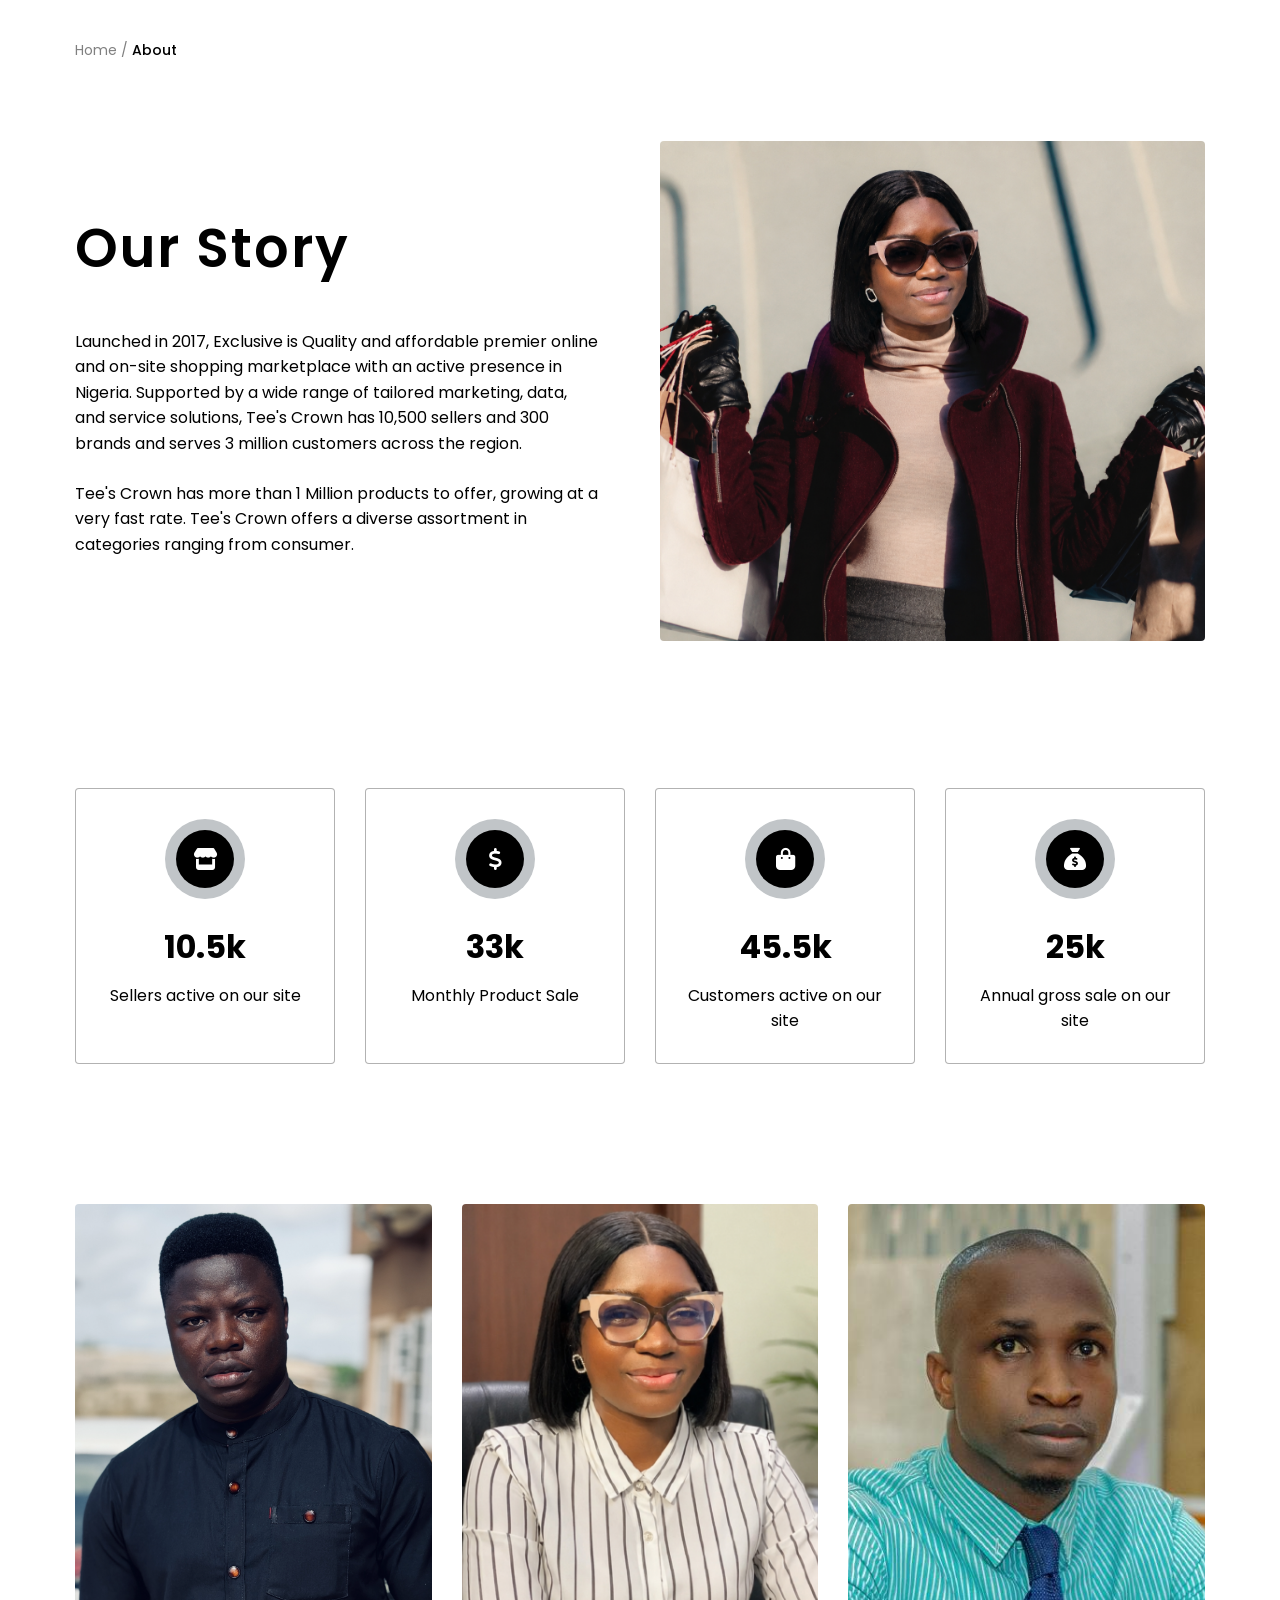
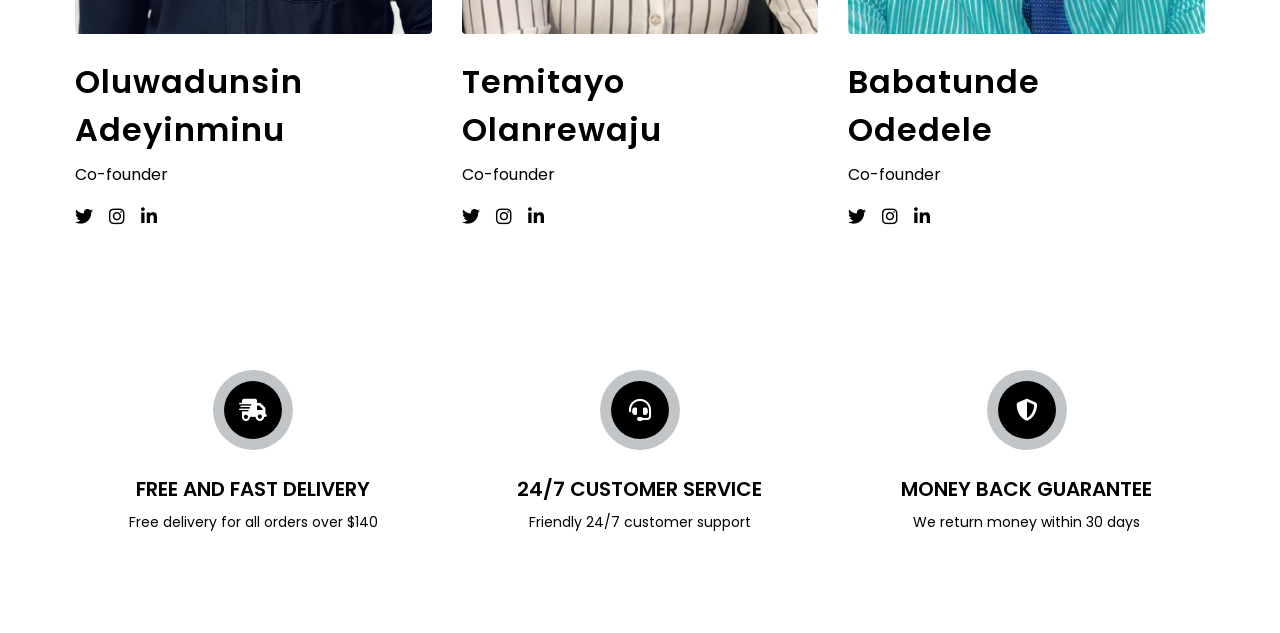
<file: about.html>
<!DOCTYPE html>
<html lang="en">

<head>
  <meta charset="UTF-8">
  <meta name="viewport" content="width=device-width, initial-scale=1.0">
  <title>About Us - Exclusive</title>
  <link rel="stylesheet" href="wishandabout.css">
  <link rel="stylesheet" href="https://cdnjs.cloudflare.com/ajax/libs/font-awesome/6.4.0/css/all.min.css">
</head>

<body>

  <div class="container">
    <nav class="breadcrumb">
      <a href="index.html">Home</a> / <span>About</span>
    </nav>

    <section class="story-section">
      <div class="story-content">
        <h1>Our Story</h1>
        <p>
          Launched in 2017, Exclusive is Quality and affordable premier online and on-site
          shopping marketplace with an active presence in Nigeria. Supported
          by a wide range of tailored marketing, data, and service solutions,
          Tee's Crown has 10,500 sellers and 300 brands and serves 3
          million customers across the region.
        </p>
        <p>
          Tee's Crown has more than 1 Million products to offer, growing at a
          very fast rate. Tee's Crown offers a diverse assortment in categories
          ranging from consumer.
        </p>
      </div>
      <div class="story-image">
        <img src="Images\DB59B5F2-E3BA-4A04-A48A-94F8B6CB1814.png">
      </div>
    </section>

    <section class="stats-section">
      <div class="stat-card">
        <div class="icon-wrapper">
          <div class="icon-inner">
            <i class="fa-solid fa-store"></i>
          </div>
        </div>
        <h2>10.5k</h2>
        <p>Sellers active on our site</p>
      </div>

      <div class="stat-card">
        <div class="icon-wrapper">
          <div class="icon-inner">
            <i class="fa-solid fa-dollar-sign"></i>
          </div>
        </div>
        <h2>33k</h2>
        <p>Monthly Product Sale</p>
      </div>

      <div class="stat-card">
        <div class="icon-wrapper">
          <div class="icon-inner">
            <i class="fa-solid fa-bag-shopping"></i>
          </div>
        </div>
        <h2>45.5k</h2>
        <p>Customers active on our site</p>
      </div>

      <div class="stat-card">
        <div class="icon-wrapper">
          <div class="icon-inner">
            <i class="fa-solid fa-sack-dollar"></i>
          </div>
        </div>
        <h2>25k</h2>
        <p>Annual gross sale on our site</p>
      </div>
    </section>

    <section class="team-section">
      <div class="team-grid">
        <div class="team-card">
          <div class="team-img-wrapper">
            <img src="Images\IMG_2242.PNG">
          </div>
          <h3>Oluwadunsin Adeyinminu</h3>
          <p class="role">Co-founder</p>
          <div class="social-links">
            <a href="#"><i class="fa-brands fa-twitter"></i></a>
            <a href="#"><i class="fa-brands fa-instagram"></i></a>
            <a href="#"><i class="fa-brands fa-linkedin-in"></i></a>
          </div>
        </div>

        <div class="team-card">
          <div class="team-img-wrapper">
            <img src="Images\TeeCrown.png">
          </div>
          <h3>Temitayo Olanrewaju</h3>
          <p class="role">Co-founder</p>
          <div class="social-links">
            <a href="#"><i class="fa-brands fa-twitter"></i></a>
            <a href="#"><i class="fa-brands fa-instagram"></i></a>
            <a href="#"><i class="fa-brands fa-linkedin-in"></i></a>
          </div>
        </div>

        <div class="team-card">
          <div class="team-img-wrapper">
            <img src="Images\Registrar.jpg">
          </div>
          <h3>Babatunde <br> Odedele</h3>
          <p class="role">Co-founder</p>
          <div class="social-links">
            <a href="#"><i class="fa-brands fa-twitter"></i></a>
            <a href="#"><i class="fa-brands fa-instagram"></i></a>
            <a href="#"><i class="fa-brands fa-linkedin-in"></i></a>
          </div>
        </div>
      </div>

      <!-- <div class="dots-navigation">
        <span class="dot"></span>
        <span class="dot"></span>
        <span class="dot active"></span>
        <span class="dot"></span>
        <span class="dot"></span>
      </div> -->
    </section>

    <section class="features-section">
      <div class="feature-card">
        <div class="icon-wrapper">
          <div class="icon-inner">
            <i class="fa-solid fa-truck-fast"></i>
          </div>
        </div>
        <h3>FREE AND FAST DELIVERY</h3>
        <p>Free delivery for all orders over $140</p>
      </div>

      <div class="feature-card">
        <div class="icon-wrapper">
          <div class="icon-inner">
            <i class="fa-solid fa-headset"></i>
          </div>
        </div>
        <h3>24/7 CUSTOMER SERVICE</h3>
        <p>Friendly 24/7 customer support</p>
      </div>

      <div class="feature-card">
        <div class="icon-wrapper">
          <div class="icon-inner">
            <i class="fa-solid fa-shield-halved"></i>
          </div>
        </div>
        <h3>MONEY BACK GUARANTEE</h3>
        <p>We return money within 30 days</p>
      </div>
    </section>
  </div>

</body>

</html>
</file>
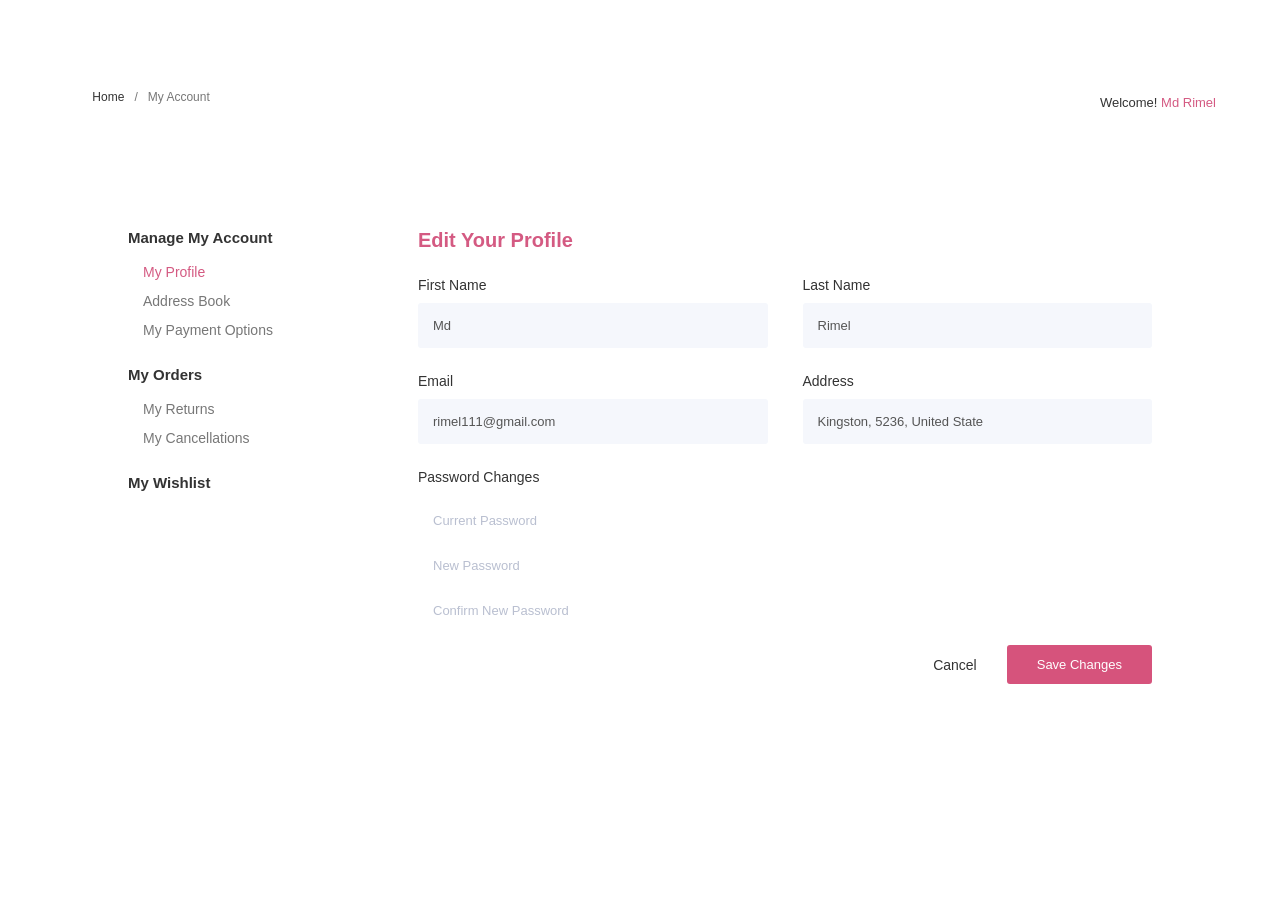
<file: account.html>
<!DOCTYPE html>
<html lang="en">

<head>
    <meta charset="UTF-8">
    <meta name="viewport" content="width=device-width, initial-scale=1.0">

    <title>My Account</title>

    <!-- Link to CSS -->
    <link rel="stylesheet" href="cart.css">
</head>

<body>

    <!-- =========================
         TOP SECTION
    ========================== -->

    <header class="top">

        <!-- Breadcrumb -->
        <div class="breadcrumb">
            <span>Home</span>
            <span>/</span>
            <span>My Account</span>
        </div>

        <!-- Welcome text -->
        <div class="welcome">
            Welcome! <span>Md Rimel</span>
        </div>

    </header>


    <!-- =========================
         MAIN ACCOUNT SECTION
    ========================== -->

    <main class="account-container">


        <!-- =========================
             LEFT SIDEBAR
        ========================== -->

        <aside class="sidebar">

            <h3>Manage My Account</h3>

            <a href="#" class="active">My Profile</a>
            <a href="#">Address Book</a>
            <a href="#">My Payment Options</a>


            <h3 class="orders-title">My Orders</h3>

            <a href="#">My Returns</a>
            <a href="#">My Cancellations</a>


            <h3 class="wishlist-title">My Wishlist</h3>

        </aside>



        <!-- =========================
             RIGHT PROFILE SECTION
        ========================== -->

        <section class="profile">

            <h2>Edit Your Profile</h2>


            <!-- First Row -->
            <div class="form-row">

                <div class="form-group">

                    <label>First Name</label>

                    <input type="text" value="Md">

                </div>


                <div class="form-group">

                    <label>Last Name</label>

                    <input type="text" value="Rimel">

                </div>

            </div>



            <!-- Second Row -->
            <div class="form-row">

                <div class="form-group">

                    <label>Email</label>

                    <input type="email" value="rimel111@gmail.com">

                </div>


                <div class="form-group">

                    <label>Address</label>

                    <input type="text" value="Kingston, 5236, United State">

                </div>

            </div>



            <!-- Password Section -->

            <div class="password-section">

                <label>Password Changes</label>

                <input type="password" placeholder="Current Password">

                <input type="password" placeholder="New Password">

                <input type="password" placeholder="Confirm New Password">

            </div>



            <!-- Buttons -->

            <div class="buttons">

                <button class="cancel">
                    Cancel
                </button>

                <button class="save">
                    Save Changes
                </button>

            </div>

        </section>

    </main>

</body>

</html>
</file>
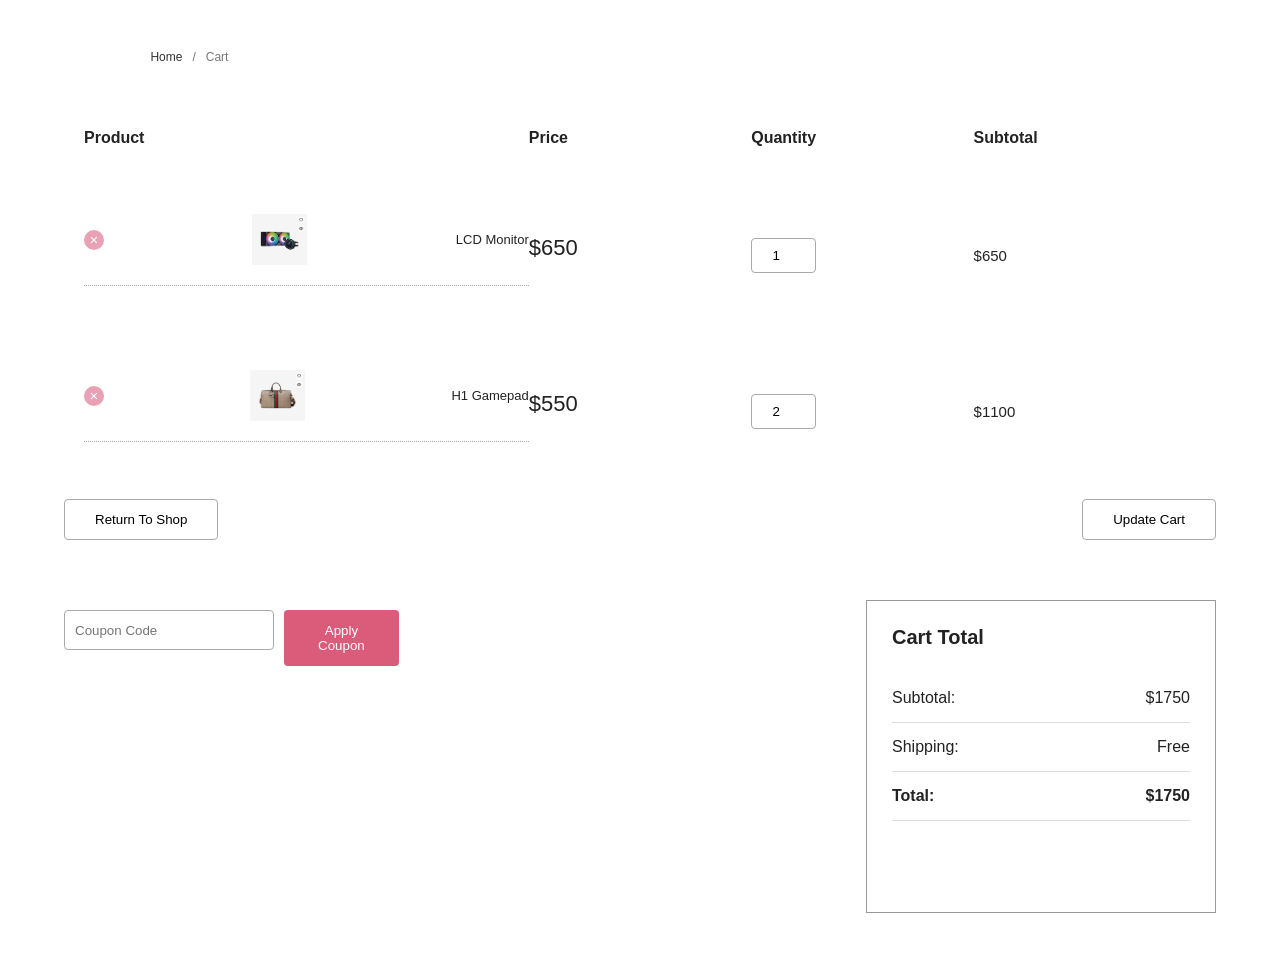
<file: cart.html>
<!DOCTYPE html>
<html lang="en">

<head>
    <meta charset="UTF-8">
    <meta name="viewport" content="width=device-width, initial-scale=1.0">
    <link rel="stylesheet" href="cart.css">
    <title>Cart</title>
</head>

<body>
    <div class="container">
        <div class="breadcrumb">
            <span>Home</span>
            <span>/</span>
            <span>Cart</span>
        </div>

        <div class="cart">
            <div class="cart-header">
                <div>Product</div>
                <div>Price</div>
                <div>Quantity</div>
                <div>Subtotal</div>
            </div>

            <div class="cart-item">
                <div class="product">
                    <button class="remove">×</button>
                    <img src="Images\Cartspeaker.png">
                    <span>LCD Monitor</span>
                </div>
                <div class="price">$650</div>
                <div>
                    <input type="number" value="1" min="1">
                </div>
                <div class="subtotal">$650</div>
            </div>
            <div class="cart-item">
                <div class="product">
                    <button class="remove">×</button>
                    <img src="Images\Cartbag.png">
                    <span>H1 Gamepad</span>
                </div>
                <div class="price">$550</div>
                <div>
                    <input type="number" value="2" min="1">
                </div>
                <div class="subtotal">$1100</div>
            </div>
            <div class="cart-buttons">
                <button class="return-btn">
                    Return To Shop
                </button>
                <button class="update-btn">
                    Update Cart
                </button>
            </div>
            <div class="bottom-section">
                <div class="coupon">
                    <input type="text" placeholder="Coupon Code">
                    <button>
                        Apply Coupon
                    </button>
                </div>
                <div class="cart-total">
                    <h2>Cart Total</h2>
                    <div class="total-row">
                        <span>Subtotal:</span>
                        <span>$1750</span>
                    </div>
                    <div class="total-row">
                        <span>Shipping:</span>
                        <span>Free</span>
                    </div>
                    <div class="total-row total">
                        <span>Total:</span>
                        <span>$1750</span>
                    </div>
                    <button class="checkout">
                        Proceed to checkout
                    </button>
                </div>

            </div>

        </div>

    </div>

</body>

</html>
</body>

</html>
</file>
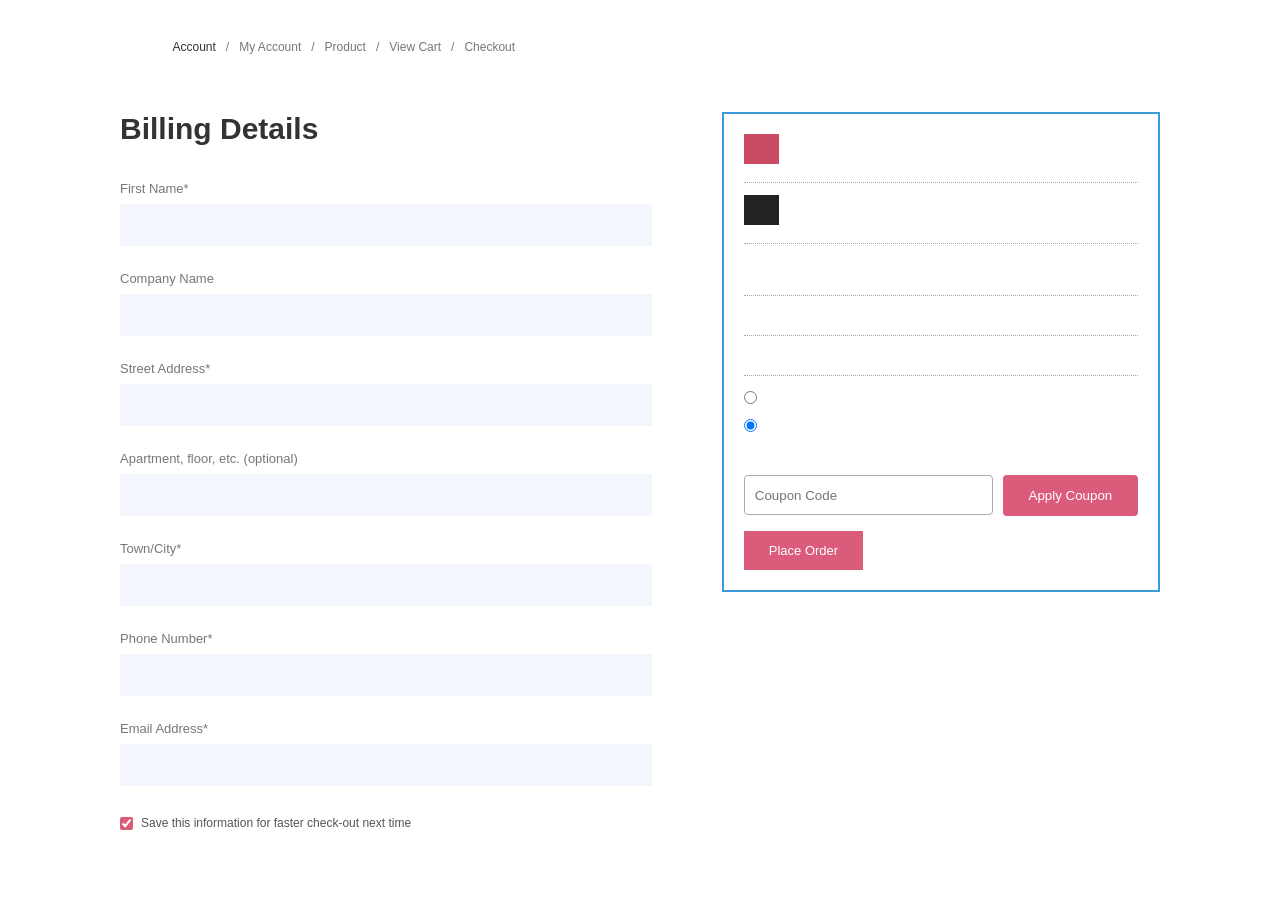
<file: checkout.html>
<!DOCTYPE html>
<html lang="en">

<head>
    <meta charset="UTF-8">
    <meta name="viewport" content="width=device-width, initial-scale=1.0">
    <title>Checkout Page</title>
    <link rel="stylesheet" href="cart.css">
</head>

<body>
    <div class="checkout-container">
        <!-- Breadcrumb -->
        <div class="breadcrumb">
            <span>Account</span>
            <span>/</span>
            <span>My Account</span>
            <span>/</span>
            <span>Product</span>
            <span>/</span>
            <span>View Cart</span>
            <span>/</span>
            <span>Checkout</span>
        </div>


        <!-- Main Checkout Area -->
        <div class="checkout">

            <!-- LEFT SIDE -->
            <div class="billing">

                <h1>Billing Details</h1>

                <form>

                    <label>First Name*</label>
                    <input type="text">


                    <label>Company Name</label>
                    <input type="text">


                    <label>Street Address*</label>
                    <input type="text">


                    <label>Apartment, floor, etc. (optional)</label>
                    <input type="text">


                    <label>Town/City*</label>
                    <input type="text">


                    <label>Phone Number*</label>
                    <input type="text">


                    <label>Email Address*</label>
                    <input type="email">


                    <div class="save-info">
                        <input type="checkbox" checked>
                        <span>Save this information for faster check-out next time</span>
                    </div>

                </form>

            </div>


            <!-- RIGHT SIDE -->
            <div class="order-box">

                <!-- Product 1 -->
                <div class="product">
                    <div class="product-left">
                        <div class="product-image red"></div>
                        <span>LCD Monitor</span>
                    </div>

                    <span>$650</span>
                </div>


                <!-- Product 2 -->
                <div class="product">
                    <div class="product-left">
                        <div class="product-image black"></div>
                        <span>H1 Gamepad</span>
                    </div>

                    <span>$1100</span>
                </div>


                <!-- Subtotal -->
                <div class="price-row">
                    <span>Subtotal:</span>
                    <span>$1750</span>
                </div>


                <!-- Shipping -->
                <div class="price-row">
                    <span>Shipping:</span>
                    <span>Free</span>
                </div>


                <!-- Total -->
                <div class="price-row total">
                    <span>Total:</span>
                    <span>$1750</span>
                </div>


                <!-- Payment -->
                <div class="payment">

                    <label>
                        <input type="radio" name="payment">
                        Bank
                    </label>

                    <div class="cards">
                        <span>VISA</span>
                        <span>MC</span>
                        <span>○</span>
                    </div>

                    <label>
                        <input type="radio" name="payment" checked>
                        Cash on delivery
                    </label>

                </div>


                <!-- Coupon -->
                <div class="coupon">

                    <input type="text" placeholder="Coupon Code">

                    <button type="button">
                        Apply Coupon
                    </button>

                </div>


                <!-- Place Order -->
                <button class="place-order">
                    Place Order
                </button>

            </div>

        </div>

    </div>
</body>

</html>
</file>
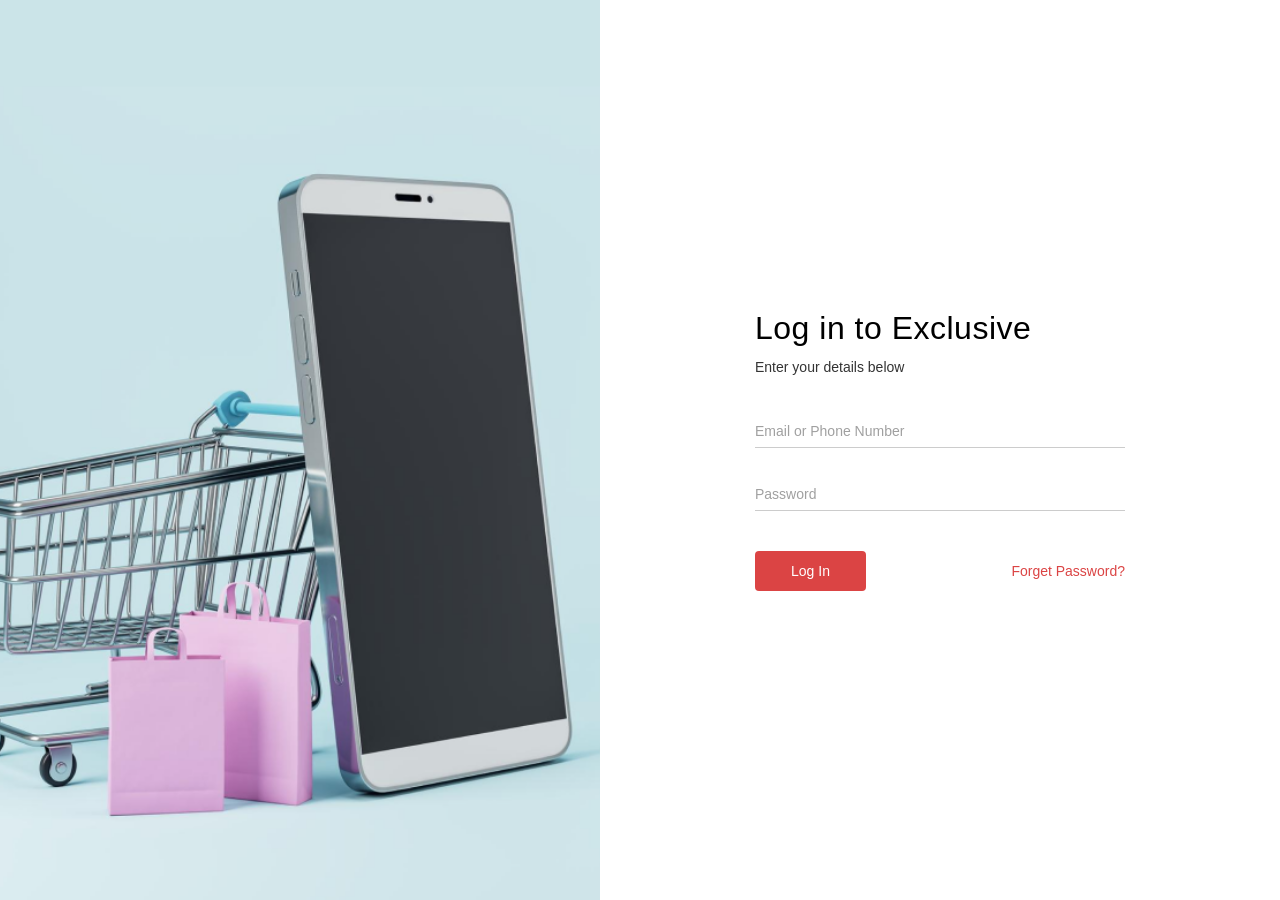
<file: login.html>
<!DOCTYPE html>
<html lang="en">
<head>
    <meta charset="UTF-8">
    <meta name="viewport" content="width=device-width, initial-scale=1.0">
    <link rel="stylesheet" href="auth.css">
    <title>BLiscoCommerce - Login</title>
</head>
<body>

    <div class="container">
        <div class="banner-section">
        <img src="Images\Imagephonecart.png"/>
        </div>

        <div class="form-section">
            <div class="login-box">
                <h1>Log in to Exclusive</h1>
                <p>Enter your details below</p>

                <form action="#" method="POST">
                    <div class="input-group">
                        <input type="text" placeholder="Email or Phone Number" required />
                    </div>

                    <div class="input-group">
                        <input type="password" placeholder="Password" required />
                    </div>

                    <div class="form-actions">
                        <button type="submit" class="btn-submit">Log In</button>
                        <a href="#" class="forgot-password">Forget Password?</a>
                    </div>
                </form>
            </div>
        </div>
    </div>

</body>
</html>
</file>
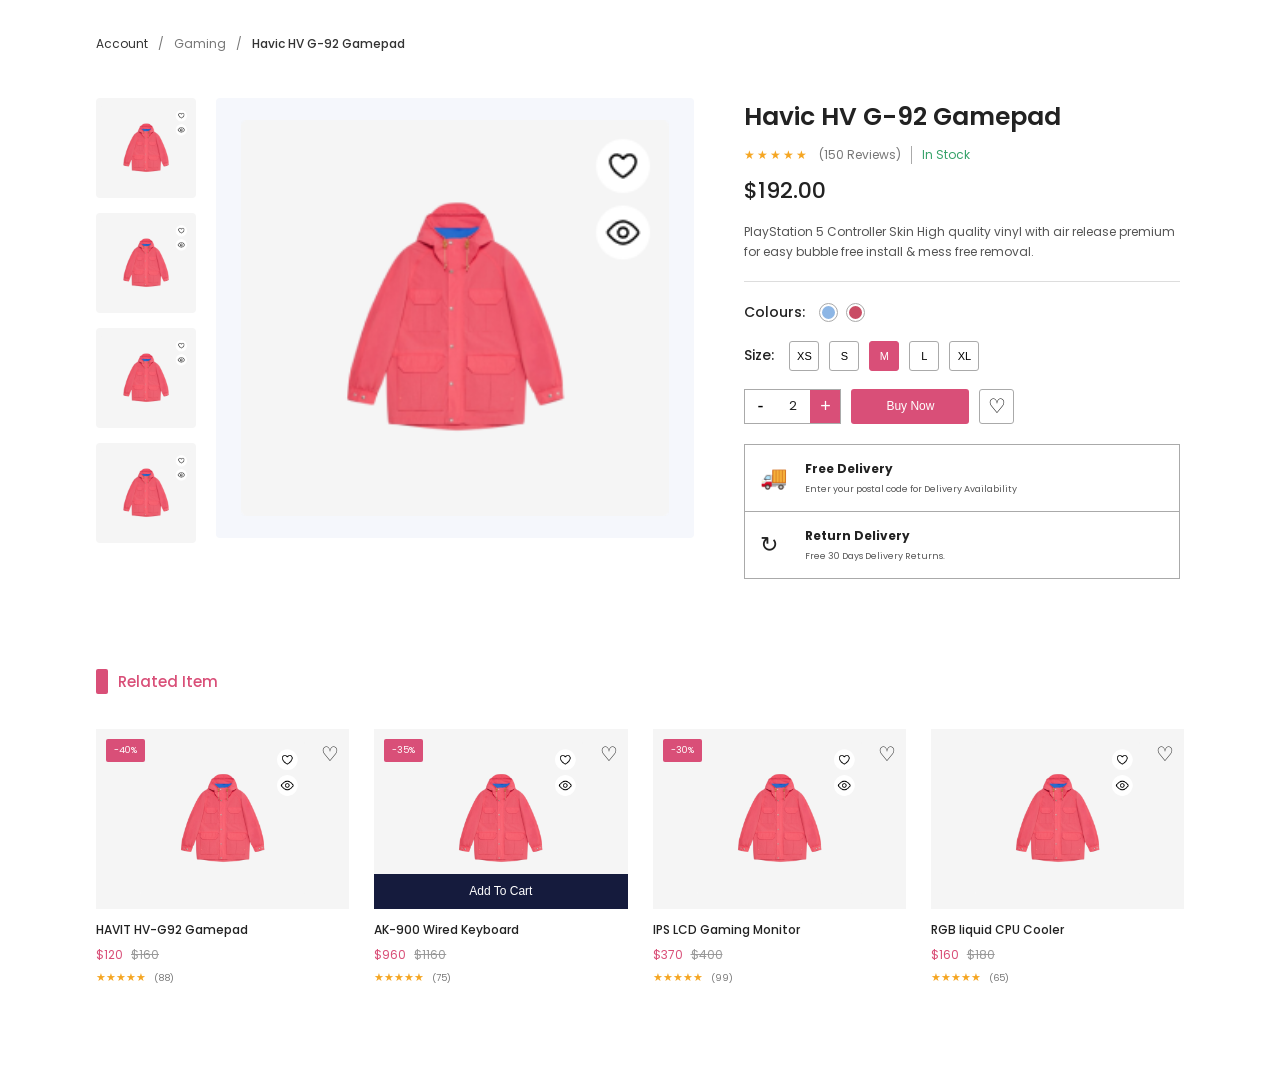
<file: product.html>
<!DOCTYPE html>
<html lang="en">

<head>
    <meta charset="UTF-8">

    <!-- Makes the website responsive on phones -->
    <meta name="viewport" content="width=device-width, initial-scale=1.0">

    <title>Product Details</title>

    <!-- Google Font -->
    <link rel="preconnect" href="https://fonts.googleapis.com">
    <link rel="preconnect" href="https://fonts.gstatic.com" crossorigin>
    <link href="https://fonts.googleapis.com/css2?family=Poppins:wght@400;500;600;700&display=swap" rel="stylesheet">

    <!-- CSS -->
    <link rel="stylesheet" href="cart.css">
</head>


<body>


    <!-- =========================
         BREADCRUMB
    ========================== -->

    <div class="breadcrumb">

        <span>Account</span>

        <span>/</span>

        <span>Gaming</span>

        <span>/</span>

        <strong>Havic HV G-92 Gamepad</strong>

    </div>



    <!-- =========================
         PRODUCT SECTION
    ========================== -->

    <section class="product-section">


        <!-- =========================
             LEFT SIDE
        ========================== -->

        <div class="product-images">


            <!-- Small Images -->

            <div class="thumbnails">

                <div class="thumbnail">
                    <img src="Images/Cart.png" alt="Gamepad">
                </div>

                <div class="thumbnail">
                    <img src="Images/Cart.png" alt="Gamepad">
                </div>

                <div class="thumbnail">
                    <img src="Images/Cart.png" alt="Gamepad">
                </div>

                <div class="thumbnail">
                    <img src="Images/Cart.png" alt="Gamepad">
                </div>

            </div>


            <!-- Big Image -->

            <div class="main-image">

                <img src="Images\Carthoodie.png" alt="Havic HV G-92 Gamepad">

            </div>

        </div>



        <!-- =========================
             RIGHT SIDE
        ========================== -->

        <div class="product-details">


            <!-- Product Name -->

            <h1>
                Havic HV G-92 Gamepad
            </h1>


            <!-- Rating -->

            <div class="rating">

                <span class="stars">
                    ★★★★★
                </span>

                <span class="reviews">
                    (150 Reviews)
                </span>

                <span class="stock">
                    In Stock
                </span>

            </div>


            <!-- Price -->

            <h2 class="price">
                $192.00
            </h2>


            <!-- Description -->

            <p class="description">

                PlayStation 5 Controller Skin High quality
                vinyl with air release premium for easy bubble
                free install & mess free removal.

            </p>


            <hr>


            <!-- =========================
                 COLOURS
            ========================== -->

            <div class="option">

                <span class="option-title">
                    Colours:
                </span>

                <span class="color blue"></span>

                <span class="color red"></span>

            </div>



            <!-- =========================
                 SIZE
            ========================== -->

            <div class="option size-option">

                <span class="option-title">
                    Size:
                </span>


                <button>XS</button>

                <button>S</button>

                <button class="selected">M</button>

                <button>L</button>

                <button>XL</button>

            </div>



            <!-- =========================
                 QUANTITY + BUY
            ========================== -->

            <div class="purchase">


                <!-- Quantity -->

                <div class="quantity">

                    <button>-</button>

                    <span>2</span>

                    <button class="plus">+</button>

                </div>


                <!-- Buy Button -->

                <button class="buy-button">
                    Buy Now
                </button>


                <!-- Heart -->

                <button class="heart">
                    ♡
                </button>

            </div>



            <!-- =========================
                 DELIVERY BOX
            ========================== -->

            <div class="delivery">


                <!-- Free Delivery -->

                <div class="delivery-item">

                    <div class="delivery-icon">
                        🚚
                    </div>

                    <div>

                        <h3>Free Delivery</h3>

                        <p>
                            Enter your postal code for Delivery Availability
                        </p>

                    </div>

                </div>



                <!-- Return Delivery -->

                <div class="delivery-item">

                    <div class="delivery-icon">
                        ↻
                    </div>

                    <div>

                        <h3>Return Delivery</h3>

                        <p>
                            Free 30 Days Delivery Returns.
                        </p>

                    </div>

                </div>

            </div>


        </div>

    </section>




    <!-- =========================
         RELATED PRODUCTS
    ========================== -->

    <section class="related-section">


        <!-- Heading -->

        <div class="related-heading">

            <span></span>

            <h2>Related Item</h2>

        </div>



        <!-- Products -->

        <div class="related-products">


            <!-- Product 1 -->

            <div class="related-card">

                <div class="product-picture">

                    <span class="discount">
                        -40%
                    </span>

                    <span class="heart-small">
                        ♡
                    </span>

                    <img src="Images\Carthoodie.png" alt="Gamepad">

                </div>

                <h3>
                    HAVIT HV-G92 Gamepad
                </h3>

                <p class="related-price">
                    $120
                    <span>$160</span>
                </p>

                <div class="small-stars">
                    ★★★★★
                    <small>(88)</small>
                </div>

            </div>



            <!-- Product 2 -->

            <div class="related-card">

                <div class="product-picture">

                    <span class="discount">
                        -35%
                    </span>

                    <span class="heart-small">
                        ♡
                    </span>

                    <img src="Images\Carthoodie.png" alt="Keyboard">

                    <button class="add-cart">
                        Add To Cart
                    </button>

                </div>

                <h3>
                    AK-900 Wired Keyboard
                </h3>

                <p class="related-price">
                    $960
                    <span>$1160</span>
                </p>

                <div class="small-stars">
                    ★★★★★
                    <small>(75)</small>
                </div>

            </div>



            <!-- Product 3 -->

            <div class="related-card">

                <div class="product-picture">

                    <span class="discount">
                        -30%
                    </span>

                    <span class="heart-small">
                        ♡
                    </span>

                    <img src="Images\Carthoodie.png" alt="Gaming Monitor">

                </div>

                <h3>
                    IPS LCD Gaming Monitor
                </h3>

                <p class="related-price">
                    $370
                    <span>$400</span>
                </p>

                <div class="small-stars">
                    ★★★★★
                    <small>(99)</small>
                </div>

            </div>



            <!-- Product 4 -->

            <div class="related-card">

                <div class="product-picture">

                    <span class="heart-small">
                        ♡
                    </span>

                    <img src="Images\Carthoodie.png" alt="CPU Cooler">

                </div>

                <h3>
                    RGB liquid CPU Cooler
                </h3>

                <p class="related-price">
                    $160
                    <span>$180</span>
                </p>

                <div class="small-stars">
                    ★★★★★
                    <small>(65)</small>
                </div>

            </div>


        </div>

    </section>
</body>

</html>
</file>
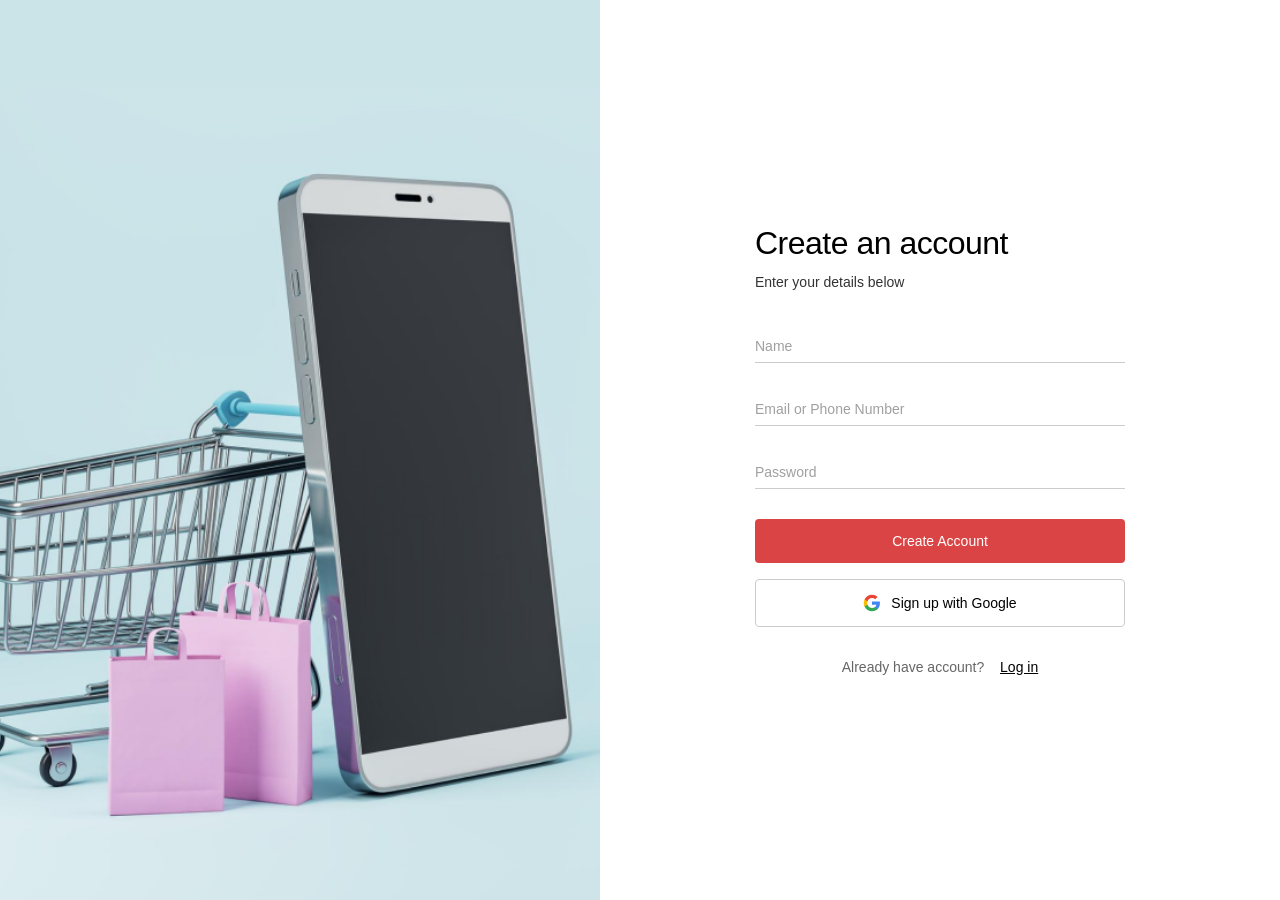
<file: signup.html>
<!DOCTYPE html>
<html lang="en">
<head>
  <meta charset="UTF-8">
  <meta name="viewport" content="width=device-width, initial-scale=1.0">
  <title>BlisscoCommerce-Signup</title>
  <link rel="stylesheet" href="auth.css">
</head>
<body>

  <div class="container">
        <div class="banner-section">
            <img src="Images\Imagephonecart.png">
        </div>

        <div class="form-section">
            <div class="form-wrapper">
                <h2>Create an account</h2>
                <p class="subtitle">Enter your details below</p>

                <form>
                    <div class="input-group">
                        <input type="text" placeholder="Name" required>
                    </div>

                    <div class="input-group">
                        <input type="text" placeholder="Email or Phone Number" required>
                    </div>

                    <div class="input-group">
                        <input type="password" placeholder="Password" required>
                    </div>

                    <button type="submit" class="btn btn-primary">Create Account</button>

                    <button type="button" class="btn btn-google">
                        <svg class="google-icon" viewBox="0 0 24 24" width="18" height="18">
                        <path fill="#4285F4" d="M22.56 12.25c0-.78-.07-1.53-.2-2.25H12v4.26h5.92c-.26 1.37-1.04 2.53-2.21 3.31v2.77h3.57c2.08-1.92 3.28-4.74 3.28-8.09z"/>
                        <path fill="#34A853" d="M12 23c2.97 0 5.46-.98 7.28-2.66l-3.57-2.77c-.98.66-2.23 1.06-3.71 1.06-2.86 0-5.29-1.93-6.16-4.53H2.18v2.84C3.99 20.53 7.7 23 12 23z"/>
                        <path fill="#FBBC05" d="M5.84 14.09c-.22-.66-.35-1.36-.35-2.09s.13-1.43.35-2.09V7.06H2.18C1.43 8.55 1 10.22 1 12s.43 3.45 1.18 4.94l2.85-2.22.81-.63z"/>
                        <path fill="#EA4335" d="M12 5.38c1.62 0 3.06.56 4.21 1.64l3.15-3.15C17.45 2.09 14.97 1 12 1 7.7 1 3.99 3.47 2.18 7.06l3.66 2.84c.87-2.6 3.3-4.52 6.16-4.52z"/>
                        </svg>
                        Sign up with Google
                    </button>
                </form>

                <div class="login-link">
                    <span>Already have account?</span>
                    <a href="login.html">Log in</a>
                </div>
            </div>
        </div>
  </div>

</body>
</html>
</file>
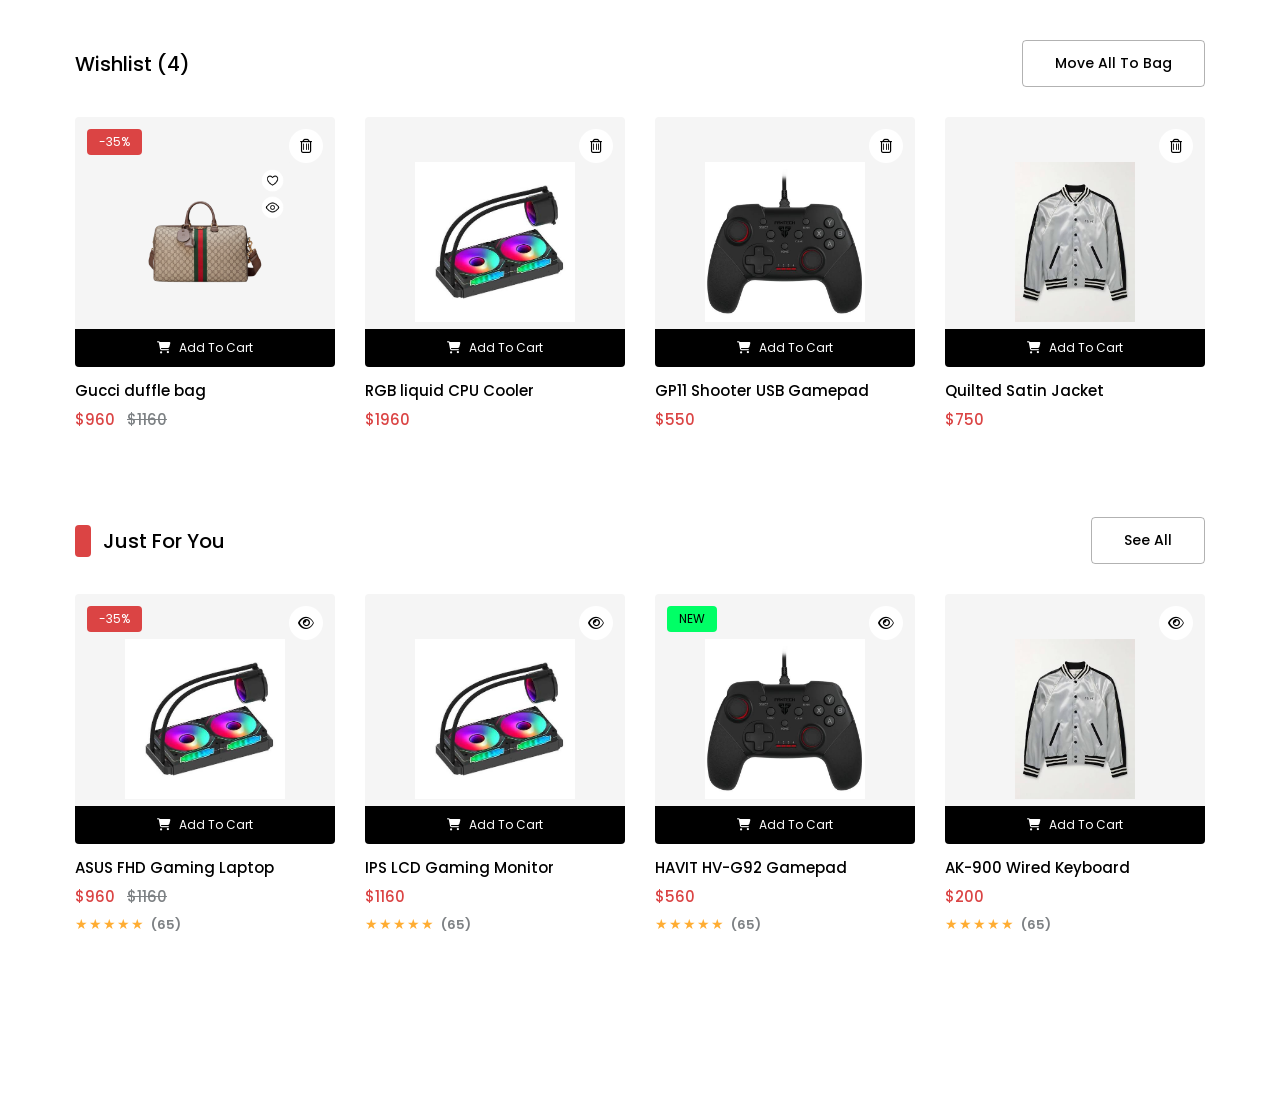
<file: wishlist.html>
<!DOCTYPE html>
<html lang="en">
<head>
    <meta charset="UTF-8">
    <meta name="viewport" content="width=device-width, initial-scale=1.0">
    <link rel="stylesheet" href="wishandabout.css">
    <link rel="stylesheet" href="https://cdnjs.cloudflare.com/ajax/libs/font-awesome/6.4.0/css/all.min.css">
    <title>BlisscoCommerce-Wishlist</title>
</head>
<body>

    <div class="container">
    
        <!-- ================= WISHLIST SECTION ================= -->
        <section class="products-section">
            <div class="section-header">
                <h2>Wishlist (4)</h2>
                <button class="btn-outline">Move All To Bag</button>
            </div>

            <div class="product-grid">
                
                <!-- Card 1 -->
                <div class="product-card">
                    <div class="image-box">
                        <span class="badge badge-discount">-35%</span>
                        <button class="icon-btn delete-btn" aria-label="Delete"><i class="fa-regular fa-trash-can"></i></button>
                        <img src="Images\Cartbag.png" alt="Gucci duffle bag">
                        <button class="add-to-cart-btn"><i class="fa-solid fa-cart-shopping"></i> Add To Cart</button>
                    </div>
                    <div class="product-info">
                        <h3 class="product-title">Gucci duffle bag</h3>
                        <div class="price-container">
                        <span class="current-price">$960</span>
                        <span class="old-price">$1160</span>
                        </div>
                    </div>
                </div>

                <!-- Card 2 -->
                <div class="product-card">
                    <div class="image-box">
                        <button class="icon-btn delete-btn" aria-label="Delete"><i class="fa-regular fa-trash-can"></i></button>
                        <img src="Images\cpu cooler.jpg" alt="RGB liquid CPU Cooler">
                        <button class="add-to-cart-btn"><i class="fa-solid fa-cart-shopping"></i> Add To Cart</button>
                    </div>
                    <div class="product-info">
                        <h3 class="product-title">RGB liquid CPU Cooler</h3>
                        <div class="price-container">
                        <span class="current-price">$1960</span>
                        </div>
                    </div>
                </div>

                <!-- Card 3 -->
                <div class="product-card">
                    <div class="image-box">
                        <button class="icon-btn delete-btn" aria-label="Delete"><i class="fa-regular fa-trash-can"></i></button>
                        <img src="Images\Gamepad.jpg" alt="GP11 Shooter USB Gamepad">
                        <button class="add-to-cart-btn"><i class="fa-solid fa-cart-shopping"></i> Add To Cart</button>
                    </div>
                    <div class="product-info">
                        <h3 class="product-title">GP11 Shooter USB Gamepad</h3>
                        <div class="price-container">
                        <span class="current-price">$550</span>
                        </div>
                    </div>
                </div>

                <!-- Card 4 -->
                <div class="product-card">
                    <div class="image-box">
                        <button class="icon-btn delete-btn" aria-label="Delete"><i class="fa-regular fa-trash-can"></i></button>
                        <img src="Images\Jacket.jpg" alt="Quilted Satin Jacket">
                        <button class="add-to-cart-btn"><i class="fa-solid fa-cart-shopping"></i> Add To Cart</button>
                    </div>
                    <div class="product-info">
                        <h3 class="product-title">Quilted Satin Jacket</h3>
                        <div class="price-container">
                        <span class="current-price">$750</span>
                        </div>
                    </div>
                </div>

            </div>
        </section>

        <!-- ================= JUST FOR YOU SECTION ================= -->
        <section class="products-section">
            <div class="section-header">
                <div class="section-title-wrapper">
                    <div class="red-block"></div>
                    <h2>Just For You</h2>
                </div>
                <button class="btn-outline">See All</button>
            </div>

            <div class="product-grid">
                
                <!-- Card 1 -->
                <div class="product-card">
                    <div class="image-box">
                        <span class="badge badge-discount">-35%</span>
                        <button class="icon-btn view-btn" aria-label="View"><i class="fa-regular fa-eye"></i></button>
                        <img src="Images\cpu cooler.jpg" alt="ASUS FHD Gaming Laptop">
                        <button class="add-to-cart-btn"><i class="fa-solid fa-cart-shopping"></i> Add To Cart</button>
                    </div>
                    <div class="product-info">
                        <h3 class="product-title">ASUS FHD Gaming Laptop</h3>
                        <div class="price-container">
                            <span class="current-price">$960</span>
                            <span class="old-price">$1160</span>
                        </div>
                        <div class="rating">
                            <span class="stars">★★★★★</span>
                            <span class="rating-count">(65)</span>
                        </div>
                    </div>
                </div>

                <!-- Card 2 -->
                <div class="product-card">
                    <div class="image-box">
                        <button class="icon-btn view-btn" aria-label="View"><i class="fa-regular fa-eye"></i></button>
                        <img src="Images\cpu cooler.jpg" alt="IPS LCD Gaming Monitor">
                        <button class="add-to-cart-btn"><i class="fa-solid fa-cart-shopping"></i> Add To Cart</button>
                    </div>
                    <div class="product-info">
                        <h3 class="product-title">IPS LCD Gaming Monitor</h3>
                        <div class="price-container">
                            <span class="current-price">$1160</span>
                        </div>
                        <div class="rating">
                            <span class="stars">★★★★★</span>
                            <span class="rating-count">(65)</span>
                        </div>
                    </div>
                </div>

                <!-- Card 3 -->
                <div class="product-card">
                    <div class="image-box">
                        <span class="badge badge-new">NEW</span>
                        <button class="icon-btn view-btn" aria-label="View"><i class="fa-regular fa-eye"></i></button>
                        <img src="Images\Gamepad.jpg" alt="HAVIT HV-G92 Gamepad">
                        <button class="add-to-cart-btn"><i class="fa-solid fa-cart-shopping"></i> Add To Cart</button>
                    </div>
                    <div class="product-info">
                        <h3 class="product-title">HAVIT HV-G92 Gamepad</h3>
                        <div class="price-container">
                            <span class="current-price">$560</span>
                        </div>
                        <div class="rating">
                            <span class="stars">★★★★★</span>
                            <span class="rating-count">(65)</span>
                        </div>
                    </div>
                </div>

                <!-- Card 4 -->
                <div class="product-card">
                    <div class="image-box">
                        <button class="icon-btn view-btn" aria-label="View"><i class="fa-regular fa-eye"></i></button>
                        <img src="Images\Jacket.jpg" alt="AK-900 Wired Keyboard">
                        <button class="add-to-cart-btn"><i class="fa-solid fa-cart-shopping"></i> Add To Cart</button>
                    </div>
                    <div class="product-info">
                        <h3 class="product-title">AK-900 Wired Keyboard</h3>
                        <div class="price-container">
                            <span class="current-price">$200</span>
                        </div>
                        <div class="rating">
                            <span class="stars">★★★★★</span>
                            <span class="rating-count">(65)</span>
                        </div>
                    </div>
                </div>

            </div>
        </section>

    </div>
    
</body>
</html>
</file>
<file: wishandabout.css>
/* Google Font Import */
@import url('https://fonts.googleapis.com/css2?family=Poppins:wght@400;500;600;700&display=swap');

* {
  margin: 0;
  padding: 0;
  box-sizing: border-box;
  font-family: 'Poppins', sans-serif;
}

body {
  color: #000;
  background-color: #fff;
  padding: 40px 0 100px 0;
}

.container {
  max-width: 1170px;
  margin: 0 auto;
  padding: 0 20px;
}

/* Breadcrumb Navigation */
.breadcrumb {
  font-size: 14px;
  color: #808080;
  margin-bottom: 80px;
}

.breadcrumb a {
  color: #808080;
  text-decoration: none;
}

.breadcrumb span {
  color: #000;
  font-weight: 500;
}

/* Our Story Section */
.story-section {
  display: flex;
  align-items: center;
  justify-content: space-between;
  gap: 60px;
  margin-bottom: 140px;
}

.story-content {
  flex: 1;
  max-width: 525px;
}

.story-content h1 {
  font-size: 54px;
  font-weight: 600;
  letter-spacing: 2px;
  margin-bottom: 40px;
}

.story-content p {
  font-size: 16px;
  line-height: 1.6;
  color: #000;
  margin-bottom: 24px;
}

.story-image {
  flex: 1;
}

.story-image img {
  width: 100%;
  height: 500px;
  object-fit: cover;
  border-radius: 4px;
}

/* Common Icon Style (Dual Circle Pattern) */
.icon-wrapper {
  width: 80px;
  height: 80px;
  background-color: #c1c5c8;
  border-radius: 50%;
  display: flex;
  align-items: center;
  justify-content: center;
  margin: 0 auto 24px auto;
  transition: background-color 0.3s ease;
}

.icon-inner {
  width: 58px;
  height: 58px;
  background-color: #000;
  border-radius: 50%;
  display: flex;
  align-items: center;
  justify-content: center;
  color: #fff;
  font-size: 22px;
  transition: all 0.3s ease;
}

/* Statistics Section */
.stats-section {
  display: grid;
  grid-template-columns: repeat(4, 1fr);
  gap: 30px;
  margin-bottom: 140px;
}

.stat-card {
  border: 1px solid rgba(0, 0, 0, 0.3);
  border-radius: 4px;
  padding: 30px 20px;
  text-align: center;
  transition: all 0.3s ease;
  background-color: #fff;
  cursor: pointer;
}

.stat-card h2 {
  font-size: 32px;
  font-weight: 700;
  margin-bottom: 12px;
}

.stat-card p {
  font-size: 16px;
  color: #000;
}

/* Hover Effect for Stat Cards */
.stat-card:hover {
  background-color: #e04f52;
  border-color: #e04f52;
  color: #fff;
  box-shadow: 0px 10px 20px rgba(224, 79, 82, 0.2);
}

.stat-card:hover .icon-wrapper {
  background-color: #e98082;
}

.stat-card:hover .icon-inner {
  background-color: #fff;
  color: #000;
}

.stat-card:hover p {
  color: #fff;
}

/* Team Section */
.team-section {
  margin-bottom: 140px;
}

.team-grid {
  display: grid;
  grid-template-columns: repeat(3, 1fr);
  gap: 30px;
  margin-bottom: 40px;
}

.team-card {
  text-align: left;
}

.team-img-wrapper {
  background-color: #f5f5f5;
  border-radius: 4px;
  overflow: hidden;
  margin-bottom: 24px;
  height: 430px;
}

.team-img-wrapper img {
  width: 100%;
  height: 100%;
  object-fit: cover;
}

.team-card h3 {
  font-size: 32px;
  font-weight: 600;
  letter-spacing: 1px;
  margin-bottom: 8px;
}

.team-card .role {
  font-size: 16px;
  color: #000;
  margin-bottom: 16px;
}

.social-links {
  display: flex;
  gap: 16px;
}

.social-links a {
  color: #000;
  font-size: 18px;
  text-decoration: none;
  transition: color 0.2s ease;
}

.social-links a:hover {
  color: #e04f52;
}

/* Dots Navigation */
.dots-navigation {
  display: flex;
  justify-content: center;
  align-items: center;
  gap: 12px;
}

.dot {
  width: 12px;
  height: 12px;
  background-color: #b3b3b3;
  border-radius: 50%;
  cursor: pointer;
}

.dot.active {
  background-color: #e04f52;
  border: 2px solid #fff;
  outline: 2px solid #e04f52;
}

/* Services / Features Section */
.features-section {
  display: grid;
  grid-template-columns: repeat(3, 1fr);
  gap: 30px;
  text-align: center;
}

.feature-card h3 {
  font-size: 20px;
  font-weight: 600;
  margin-bottom: 8px;
}

.feature-card p {
  font-size: 14px;
  color: #000;
}


/* =========WishList Page======== */

.container {
  max-width: 1170px;
  margin: 0 auto;
}

/* Sections */
.products-section {
  margin-bottom: 80px;
}

.section-header {
  display: flex;
  justify-content: space-between;
  align-items: center;
  margin-bottom: 30px;
}

.section-header h2 {
  font-size: 20px;
  font-weight: 500;
}

.section-title-wrapper {
  display: flex;
  align-items: center;
  gap: 12px;
}

.red-block {
  width: 16px;
  height: 32px;
  background-color: #db4444;
  border-radius: 4px;
}

/* Header Action Buttons */
.btn-outline {
  padding: 12px 32px;
  background: transparent;
  border: 1px solid rgba(0, 0, 0, 0.3);
  border-radius: 4px;
  font-weight: 500;
  font-size: 14px;
  cursor: pointer;
  transition: all 0.2s ease;
}

.btn-outline:hover {
  background-color: #000;
  color: #fff;
  border-color: #000;
}

/* Product Grid */
.product-grid {
  display: grid;
  grid-template-columns: repeat(4, 1fr);
  gap: 30px;
}

/* Product Card */
.product-card {
  display: flex;
  flex-direction: column;
}

.image-box {
  position: relative;
  background-color: #f5f5f5;
  border-radius: 4px;
  height: 250px;
  display: flex;
  justify-content: center;
  align-items: center;
  overflow: hidden;
}

.image-box img {
  max-width: 80%;
  max-height: 160px;
  object-fit: contain;
}

/* Badges */
.badge {
  position: absolute;
  top: 12px;
  left: 12px;
  padding: 4px 12px;
  border-radius: 4px;
  color: #ffffff;
  font-size: 12px;
  font-weight: 400;
}

.badge-discount {
  background-color: #db4444;
}

.badge-new {
  background-color: #00ff66;
  color: #000;
}

/* Top Right Icon Buttons */
.icon-btn {
  position: absolute;
  top: 12px;
  right: 12px;
  width: 34px;
  height: 34px;
  border-radius: 50%;
  background-color: #ffffff;
  border: none;
  display: flex;
  justify-content: center;
  align-items: center;
  cursor: pointer;
  font-size: 14px;
  transition: background-color 0.2s ease;
}

.icon-btn:hover {
  background-color: #e5e5e5;
}

/* Add To Cart Button */
.add-to-cart-btn {
  position: absolute;
  bottom: 0;
  width: 100%;
  padding: 10px 0;
  background-color: #000000;
  color: #ffffff;
  border: none;
  font-size: 12px;
  font-weight: 400;
  cursor: pointer;
  display: flex;
  justify-content: center;
  align-items: center;
  gap: 8px;
  transition: opacity 0.2s ease;
}

.add-to-cart-btn:hover {
  opacity: 0.85;
}

/* Product Info */
.product-info {
  margin-top: 12px;
}

.product-title {
  font-size: 15px;
  font-weight: 500;
  margin-bottom: 6px;
  color: #000000;
  white-space: nowrap;
  overflow: hidden;
  text-overflow: ellipsis;
}

.price-container {
  display: flex;
  gap: 12px;
  align-items: center;
  font-size: 15px;
  font-weight: 500;
  margin-bottom: 6px;
}

.current-price {
  color: #db4444;
}

.old-price {
  color: #7d8184;
  text-decoration: line-through;
}

.rating {
  display: flex;
  align-items: center;
  gap: 6px;
  font-size: 14px;
}

.stars {
  color: #ffad33;
  letter-spacing: 1px;
}

.rating-count {
  color: #7d8184;
  font-size: 13px;
  font-weight: 600;
}
</file>
<file: cart.css>
/* Remove default browser spacing */
* {
    margin: 0;
    padding: 0;
    box-sizing: border-box;
}


/* Page */
body {
    font-family: Arial, sans-serif;
    background-color: white;
    color: #333;
}


/* Main container */
.container {
    width: 90%;
    max-width: 1200px;
    margin: 50px auto;
}


/* Breadcrumb */
.breadcrumb {
    display: flex;
    gap: 10px;
    font-size: 14px;
    margin-bottom: 60px;
    color: #777;
}

.breadcrumb span:first-child {
    color: #999;
}


/* Cart */
.cart {
    width: 100%;
}


/* Table heading */
.cart-header {
    display: grid;
    grid-template-columns: 2fr 1fr 1fr 1fr;
    padding: 20px;
    margin-bottom: 20px;
    font-weight: bold;
}


/* Product row */
.cart-item {
    display: grid;
    grid-template-columns: 2fr 1fr 1fr 1fr;
    align-items: center;
    padding: 25px 20px;
    margin-bottom: 20px;
}


/* Product */
.product {
    display: flex;
    align-items: center;
    gap: 15px;
}


/* Product image */
.product img {
    width: 55px;
    height: 55px;
    object-fit: contain;
}


/* Remove button */
.remove {
    width: 20px;
    height: 20px;
    border: none;
    border-radius: 50%;
    background-color: #e8a1b5;
    color: white;
    font-size: 15px;
    cursor: pointer;
}


/* Quantity */
input[type="number"] {
    width: 65px;
    padding: 9px;
    border: 1px solid #aaa;
    border-radius: 4px;
    text-align: center;
}


/* Price */
.price,
.subtotal {
    font-size: 15px;
}


/* Cart buttons */
.cart-buttons {
    display: flex;
    justify-content: space-between;
    margin-top: 20px;
}


.return-btn,
.update-btn {
    background-color: white;
    border: 1px solid #aaa;
    padding: 12px 30px;
    border-radius: 4px;
    cursor: pointer;
}


/* Bottom section */
.bottom-section {
    display: flex;
    justify-content: space-between;
    align-items: flex-start;
    margin-top: 60px;
    gap: 40px;
}


/* Coupon */
.coupon {
    display: flex;
    gap: 10px;
}


.coupon input {
    width: 200px;
    padding: 13px;
    border: 1px solid #aaa;
    border-radius: 4px;
}


.coupon button {
    padding: 13px 25px;
    border: none;
    border-radius: 4px;
    background-color: #d76b8b;
    color: white;
    cursor: pointer;
}


/* Cart total */
.cart-total {
    width: 350px;
    border: 1px solid #999;
    padding: 25px;
}


.cart-total h2 {
    font-size: 20px;
    margin-bottom: 25px;
}


/* Total rows */
.total-row {
    display: flex;
    justify-content: space-between;
    padding: 15px 0;
    border-bottom: 1px solid #ddd;
}


.total {
    font-weight: bold;
}


/* Checkout */
.checkout {
    display: block;
    margin: 25px auto 0;
    padding: 13px 30px;
    border: none;
    border-radius: 4px;
    background-color: white;
    color: white;
    cursor: pointer;
}


/* Hover effects */
button:hover {
    opacity: 0.85;
}


/* ****************************************** */
/* Checkout.css */

/* Remove default browser spacing */
* {
    margin: 0;
    padding: 0;
    box-sizing: border-box;
}


/* Whole page */
body {
    font-family: Arial, sans-serif;
    background-color: white;
    color: #333;
}


/* Main container */
.checkout-container {
    width: 90%;
    max-width: 1100px;
    margin: 40px auto;
}


/* Breadcrumb */
.breadcrumb {
    display: flex;
    gap: 10px;
    font-size: 12px;
    color: #777;
    margin-bottom: 55px;
}


/* Main two-column section */
.checkout {
    display: flex;
    justify-content: space-between;
    gap: 70px;
}


/* LEFT SIDE */
.billing {
    width: 55%;
}


.billing h1 {
    font-size: 30px;
    margin-bottom: 35px;
    color: #333;
}


/* Labels */
.billing label {
    display: block;
    font-size: 13px;
    color: #777;
    margin-bottom: 8px;
}


/* Input boxes */
.billing input[type="text"],
.billing input[type="email"] {
    width: 100%;
    height: 42px;
    border: none;
    background-color: #f3f6fc;
    margin-bottom: 25px;
    padding: 10px;
    outline: none;
}


/* Save information */
.save-info {
    display: flex;
    align-items: center;
    gap: 8px;
    margin-top: 5px;
}


.save-info input {
    accent-color: #db5b7a;
}


.save-info span {
    font-size: 12px;
    color: #555;
}


/* RIGHT SIDE */
.order-box {
    width: 45%;
    border: 2px solid #3b9bd9;
    padding: 20px;
    height: fit-content;
}


/* Product row */
.product {
    display: flex;
    justify-content: space-between;
    align-items: center;
    padding-bottom: 18px;
    margin-bottom: 12px;
    border-bottom: 1px dotted #aaa;
    font-size: 13px;
}


.product-left {
    display: flex;
    align-items: center;
    gap: 12px;
}


/* Small product image */
.product-image {
    width: 35px;
    height: 30px;
}


/* Product image colours */
.red {
    background-color: #d94b61;
}


.black {
    background-color: #222;
}


/* Price rows */
.price-row {
    display: flex;
    justify-content: space-between;
    padding: 12px 0;
    border-bottom: 1px dotted #aaa;
    font-size: 13px;
}


/* Total */
.total {
    font-weight: bold;
}


/* Payment section */
.payment {
    padding: 15px 0;
}


.payment label {
    display: block;
    font-size: 13px;
    margin-bottom: 15px;
}


.payment input {
    margin-right: 8px;
}


/* Payment card names */
.cards {
    text-align: right;
    margin-top: -35px;
    margin-bottom: 20px;
    font-size: 11px;
    font-weight: bold;
}


.cards span {
    margin-left: 5px;
}


/* Coupon area */
.coupon {
    display: flex;
    margin-top: 10px;
}


.coupon input {
    width: 65%;
    height: 40px;
    border: 1px solid #aaa;
    padding: 10px;
    outline: none;
}


.coupon button {
    width: 35%;
    border: none;
    background-color: #db5b7a;
    color: white;
    cursor: pointer;
}


/* Place Order button */
.place-order {
    margin-top: 15px;
    padding: 12px 25px;
    border: none;
    background-color: #db5b7a;
    color: white;
    cursor: pointer;
    font-size: 13px;
}


/* Hover effect */
.coupon button:hover,
.place-order:hover {
    background-color: #c44767;
}


/* MOBILE */
@media (max-width: 768px) {

    .checkout-container {
        width: 90%;
    }

    .checkout {
        flex-direction: column;
        gap: 40px;
    }

    .billing {
        width: 100%;
    }

    .order-box {
        width: 100%;
    }

    .breadcrumb {
        flex-wrap: wrap;
    }
}



/* ACCOUNT.CSS */

/* =========================
   BASIC SETTINGS
========================= */

* {
    margin: 0;
    padding: 0;
    box-sizing: border-box;
}

body {
    font-family: Arial, sans-serif;
    background-color: #ffffff;
    color: #333333;
}


/* =========================
   TOP SECTION
========================= */

.top {
    width: 90%;
    margin: 0 auto;

    display: flex;
    justify-content: space-between;
    align-items: center;

    padding-top: 55px;
}


/* Home / My Account */

.breadcrumb {
    display: flex;
    gap: 12px;

    font-size: 13px;
    color: #777777;
}

.breadcrumb span:first-child {
    color: #333333;
}


/* Welcome text */

.welcome {
    font-size: 13px;
    color: #333333;
}

.welcome span {
    color: #d45a82;
}



/* =========================
   MAIN ACCOUNT AREA
========================= */

.account-container {
    width: 80%;
    max-width: 1050px;

    margin: 80px auto 120px;

    display: flex;

    gap: 90px;
}



/* =========================
   SIDEBAR
========================= */

.sidebar {
    width: 200px;
    flex-shrink: 0;
}


/* Sidebar headings */

.sidebar h3 {
    font-size: 15px;
    font-weight: 600;

    margin-bottom: 18px;

    color: #333333;
}


/* Sidebar links */

.sidebar a {
    display: block;

    text-decoration: none;

    font-size: 14px;

    color: #777777;

    margin-left: 15px;
    margin-bottom: 13px;
}


/* Pink active link */

.sidebar a.active {
    color: #d45a82;
}


/* Space before My Orders */

.orders-title {
    margin-top: 28px;
}


/* Space before Wishlist */

.wishlist-title {
    margin-top: 28px;
}



/* =========================
   PROFILE SECTION
========================= */

.profile {
    flex: 1;
}


/* Edit Your Profile */

.profile h2 {
    font-size: 20px;

    font-weight: 600;

    color: #d45a82;

    margin-bottom: 25px;
}



/* =========================
   FORM ROW
========================= */

.form-row {
    display: flex;

    gap: 35px;

    margin-bottom: 25px;
}


.form-group {
    flex: 1;
}


/* Labels */

.form-group label,
.password-section>label {
    display: block;

    font-size: 14px;

    font-weight: 500;

    color: #333333;

    margin-bottom: 10px;
}



/* Input boxes */

.form-group input {
    width: 100%;

    height: 45px;

    border: none;

    outline: none;

    background-color: #f5f7fc;

    border-radius: 3px;

    padding: 0 15px;

    font-size: 13px;

    color: #555555;
}



/* =========================
   PASSWORD SECTION
========================= */

.password-section {
    margin-top: 5px;
}


.password-section>label {
    margin-bottom: 15px;
}


/* Password inputs */

.password-section input {
    display: block;

    width: 100%;

    height: 40px;

    border: none;

    outline: none;

    background-color: transparent;

    padding: 0 15px;

    margin-bottom: 5px;

    font-size: 13px;

    color: #777777;
}


.password-section input::placeholder {
    color: #b9bfd0;
}



/* =========================
   BUTTONS
========================= */

.buttons {
    display: flex;

    justify-content: flex-end;

    align-items: center;

    gap: 30px;

    margin-top: 15px;
}


/* Cancel button */

.cancel {
    border: none;

    background: none;

    font-size: 14px;

    color: #333333;

    cursor: pointer;
}


/* Save Changes */

.save {
    border: none;

    background-color: #d6537c;

    color: white;

    padding: 12px 30px;

    border-radius: 3px;

    font-size: 13px;

    cursor: pointer;
}


.save:hover {
    background-color: #c64770;
}



/* =========================
   MOBILE RESPONSIVENESS
========================= */

@media (max-width: 768px) {

    .top {
        width: 90%;

        padding-top: 30px;

        flex-direction: column;

        align-items: flex-start;

        gap: 20px;
    }


    .account-container {
        width: 90%;

        margin-top: 50px;

        flex-direction: column;

        gap: 50px;
    }


    .sidebar {
        width: 100%;
    }


    .form-row {
        flex-direction: column;

        gap: 20px;
    }


    .buttons {
        justify-content: flex-start;
    }

}

/* ***********************
PRODUCT DETAILS */

/* ==================================
   BASIC SETTINGS
================================== */

* {
    margin: 0;
    padding: 0;
    box-sizing: border-box;
}


body {
    font-family: "Poppins", sans-serif;

    background-color: white;

    color: #222;
}


/* ==================================
   BREADCRUMB
================================== */

.breadcrumb {

    width: 85%;

    margin: 35px auto 45px;

    display: flex;

    gap: 10px;

    align-items: center;

    font-size: 12px;

    color: #777;
}


.breadcrumb strong {

    color: #333;

    font-weight: 500;
}



/* ==================================
   PRODUCT SECTION
================================== */

.product-section {

    width: 85%;

    margin: auto;

    display: flex;

    gap: 50px;
}



/* ==================================
   PRODUCT IMAGES
================================== */

.product-images {

    width: 55%;

    display: flex;

    gap: 20px;
}



/* ==================================
   THUMBNAILS
================================== */

.thumbnails {

    width: 100px;

    display: flex;

    flex-direction: column;

    gap: 15px;
}


.thumbnail {

    width: 100px;

    height: 100px;

    background-color: #f5f5f5;

    display: flex;

    align-items: center;

    justify-content: center;

    border-radius: 4px;

    overflow: hidden;
}


.thumbnail img {

    width: 90%;

    height: 90%;

    object-fit: contain;
}



/* ==================================
   MAIN PRODUCT IMAGE
================================== */

.main-image {

    flex: 1;

    height: 440px;

    background-color: #f5f7fc;

    display: flex;

    align-items: center;

    justify-content: center;

    border-radius: 4px;
}


.main-image img {

    width: 90%;

    height: 90%;

    object-fit: contain;
}



/* ==================================
   PRODUCT DETAILS
================================== */

.product-details {

    width: 40%;
}


.product-details h1 {

    font-size: 25px;

    font-weight: 600;

    margin-bottom: 10px;
}



/* ==================================
   RATING
================================== */

.rating {

    display: flex;

    align-items: center;

    gap: 10px;

    font-size: 12px;

    margin-bottom: 10px;
}


.stars {

    color: #f5a623;

    letter-spacing: 2px;
}


.reviews {

    color: #777;
}


.stock {

    color: #36a269;

    border-left: 1px solid #aaa;

    padding-left: 10px;
}



/* ==================================
   PRICE
================================== */

.price {

    font-size: 22px;

    font-weight: 500;

    margin-bottom: 15px;
}



/* ==================================
   DESCRIPTION
================================== */

.description {

    font-size: 12px;

    line-height: 1.7;

    color: #555;

    margin-bottom: 18px;
}


.product-details hr {

    border: none;

    border-top: 1px solid #ddd;

    margin-bottom: 20px;
}



/* ==================================
   COLOURS
================================== */

.option {

    display: flex;

    align-items: center;

    gap: 10px;

    margin-bottom: 18px;
}


.option-title {

    font-size: 14px;

    font-weight: 500;

    margin-right: 5px;
}


.color {

    width: 17px;

    height: 17px;

    border-radius: 50%;

    display: inline-block;

    border: 2px solid white;

    outline: 1px solid #aaa;

    cursor: pointer;
}


.blue {

    background-color: #8db6e5;
}


.red {

    background-color: #c94c64;
}



/* ==================================
   SIZE BUTTONS
================================== */

.size-option button {

    width: 30px;

    height: 30px;

    background-color: white;

    border: 1px solid #aaa;

    border-radius: 3px;

    cursor: pointer;

    font-size: 11px;
}


.size-option button.selected {

    background-color: #d94f78;

    color: white;

    border-color: #d94f78;
}



/* ==================================
   PURCHASE AREA
================================== */

.purchase {

    display: flex;

    align-items: center;

    gap: 10px;

    margin-top: 8px;

    margin-bottom: 20px;
}



/* Quantity */

.quantity {

    display: flex;

    align-items: center;

    border: 1px solid #aaa;

    height: 35px;
}


.quantity button {

    width: 30px;

    height: 100%;

    border: none;

    background-color: white;

    font-size: 18px;

    cursor: pointer;
}


.quantity .plus {

    background-color: #d94f78;

    color: white;
}


.quantity span {

    width: 35px;

    text-align: center;

    font-size: 13px;
}



/* Buy button */

.buy-button {

    height: 35px;

    padding: 0 35px;

    border: none;

    background-color: #d94f78;

    color: white;

    border-radius: 3px;

    font-size: 12px;

    cursor: pointer;
}



/* Heart button */

.heart {

    width: 35px;

    height: 35px;

    background-color: white;

    border: 1px solid #aaa;

    border-radius: 3px;

    font-size: 20px;

    cursor: pointer;
}



/* ==================================
   DELIVERY BOX
================================== */

.delivery {

    border: 1px solid #aaa;

    width: 100%;
}


.delivery-item {

    display: flex;

    align-items: center;

    gap: 15px;

    padding: 15px;

}


.delivery-item+.delivery-item {

    border-top: 1px solid #aaa;
}


.delivery-icon {

    font-size: 22px;

    width: 30px;
}


.delivery-item h3 {

    font-size: 12px;

    margin-bottom: 5px;
}


.delivery-item p {

    font-size: 9px;

    color: #555;
}



/* ==================================
   RELATED SECTION
================================== */

.related-section {

    width: 85%;

    margin: 90px auto 80px;
}



/* Heading */

.related-heading {

    display: flex;

    align-items: center;

    gap: 10px;

    margin-bottom: 35px;
}


.related-heading span {

    width: 12px;

    height: 25px;

    background-color: #d94f78;

    border-radius: 2px;
}


.related-heading h2 {

    font-size: 15px;

    color: #d94f78;

    font-weight: 500;
}



/* ==================================
   RELATED PRODUCTS
================================== */

.related-products {

    display: grid;

    grid-template-columns: repeat(4, 1fr);

    gap: 25px;
}



/* Product card */

.related-card {

    position: relative;
}



/* Product image area */

.product-picture {

    height: 180px;

    background-color: #f5f5f5;

    position: relative;

    display: flex;

    align-items: center;

    justify-content: center;

    overflow: hidden;

    margin-bottom: 12px;
}


.product-picture img {

    width: 85%;

    height: 85%;

    object-fit: contain;
}



/* Discount */

.discount {

    position: absolute;

    top: 10px;

    left: 10px;

    background-color: #d94f78;

    color: white;

    font-size: 9px;

    padding: 5px 8px;

    border-radius: 2px;
}



/* Heart */

.heart-small {

    position: absolute;

    right: 10px;

    top: 10px;

    font-size: 20px;

    cursor: pointer;
}



/* Product title */

.related-card h3 {

    font-size: 12px;

    font-weight: 500;

    margin-bottom: 7px;
}



/* Price */

.related-price {

    color: #d94f78;

    font-size: 12px;

    margin-bottom: 5px;
}


.related-price span {

    color: #999;

    text-decoration: line-through;

    margin-left: 5px;
}



/* Stars */

.small-stars {

    color: #f5a623;

    font-size: 11px;
}


.small-stars small {

    color: #777;

    margin-left: 5px;
}



/* Add to cart */

.add-cart {

    position: absolute;

    bottom: 0;

    left: 0;

    width: 100%;

    height: 35px;

    background-color: #151b3d;

    color: white;

    border: none;

    font-size: 12px;

    cursor: pointer;
}



/* ==================================
   MOBILE RESPONSIVENESS
================================== */

@media (max-width: 900px) {

    .product-section {

        flex-direction: column;
    }


    .product-images {

        width: 100%;
    }


    .product-details {

        width: 100%;
    }


    .related-products {

        grid-template-columns: repeat(2, 1fr);
    }

}



@media (max-width: 600px) {

    .breadcrumb {

        width: 90%;

        margin-top: 25px;
    }


    .product-section {

        width: 90%;
    }


    .product-images {

        flex-direction: column-reverse;
    }


    .thumbnails {

        width: 100%;

        flex-direction: row;
    }


    .thumbnail {

        width: 70px;

        height: 70px;
    }


    .main-image {

        width: 100%;

        height: 350px;
    }


    .related-section {

        width: 90%;
    }


    .related-products {

        grid-template-columns: 1fr;
    }

}
</file>
<file: auth.css>
*{
  box-sizing: border-box;
  margin: 0;
  padding: 0;
  font-family: -apple-system, BlinkMacSystemFont, "Segoe UI", Roboto, Helvetica, Arial, sans-serif;
}

/*=============SignIn Section=============*/

.banner-section {
  flex: 1;
  background-color: #cbe4e8;
  display: flex;
  align-items: center;
  justify-content: center;
  overflow: hidden;
}

.banner-section img {
  width: 100%;
  height: 100%;
  object-fit: cover;
}

/* Right Form Section */
.form-section {
  flex: 1;
  display: flex;
  align-items: center;
  justify-content: center;
  padding: 2rem;
}

.login-box {
  width: 100%;
  max-width: 370px;
}

.login-box h1 {
  font-size: 32px;
  font-weight: 500;
  color: #000000;
  margin-bottom: 12px;
  letter-spacing: 0.5px;
}

.login-box p {
  font-size: 14px;
  color: #333333;
  margin-bottom: 40px;
}

/* Input Styling */
.input-group {
  margin-bottom: 32px;
}

.input-group input {
  width: 100%;
  border: none;
  border-bottom: 1px solid #7d8184;
  padding: 8px 0;
  font-size: 14px;
  outline: none;
  color: #000000;
}

.input-group input::placeholder {
  color: #a0a0a0;
}

.input-group input:focus {
  border-bottom-color: #000000;
}

/* Actions Layout */
.form-actions {
  display: flex;
  align-items: center;
  justify-content: space-between;
  margin-top: 40px;
}

.btn-submit {
  background-color: #db4444;
  color: #ffffff;
  border: none;
  border-radius: 4px;
  padding: 12px 36px;
  font-size: 14px;
  font-weight: 500;
  cursor: pointer;
  transition: background-color 0.2s ease;
}

.btn-submit:hover {
  background-color: #e03333;
}

.forgot-password {
  color: #db4444;
  text-decoration: none;
  font-size: 14px;
}

.forgot-password:hover {
  text-decoration: underline;
}

/* ========SignUp Section======== */

.container {
  display: flex;
  width: 100%;
  min-height: 100vh;
}
.input-group {
  margin-bottom: 30px;
}

.input-group input {
  width: 100%;
  border: none;
  border-bottom: 1px solid #CCCCCC;
  padding-bottom: 8px;
  font-size: 14px;
  outline: none;
  background: transparent;
  transition: border-color 0.2s;
}

.input-group input::placeholder {
  color: #A0A0A0;
}

.input-group input:focus {
  border-bottom-color: #000000;
}

.btn {
  width: 100%;
  padding: 14px;
  font-size: 14px;
  border-radius: 4px;
  cursor: pointer;
  display: flex;
  align-items: center;
  justify-content: center;
  gap: 10px;
  font-family: inherit;
  transition: opacity 0.2s;
}

.btn:hover {
  opacity: 0.9;
}

.btn-primary {
  background-color: #DB4444; /* Matches red accent color */
  color: #ffffff;
  border: none;
  font-weight: 500;
  margin-bottom: 16px;
}

.btn-google {
  background-color: #ffffff;
  color: #000000;
  border: 1px solid #CCCCCC;
}

/* Footer Link */
.login-link {
  text-align: center;
  margin-top: 32px;
  font-size: 14px;
  color: #666666;
}

.login-link a {
  color: #000000;
  font-weight: 500;
  text-decoration: underline;
  margin-left: 12px;
}

.form-section {
  flex: 1;
  display: flex;
  align-items: center;
  justify-content: center;
  padding: 40px;
}

.form-wrapper {
  width: 100%;
  max-width: 370px;
}

h2 {
  font-size: 32px;
  font-weight: 500;
  letter-spacing: -0.5px;
  margin-bottom: 12px;
}
.subtitle {
  font-size: 14px;
  color: #333333;
  margin-bottom: 40px;
}
</file>
